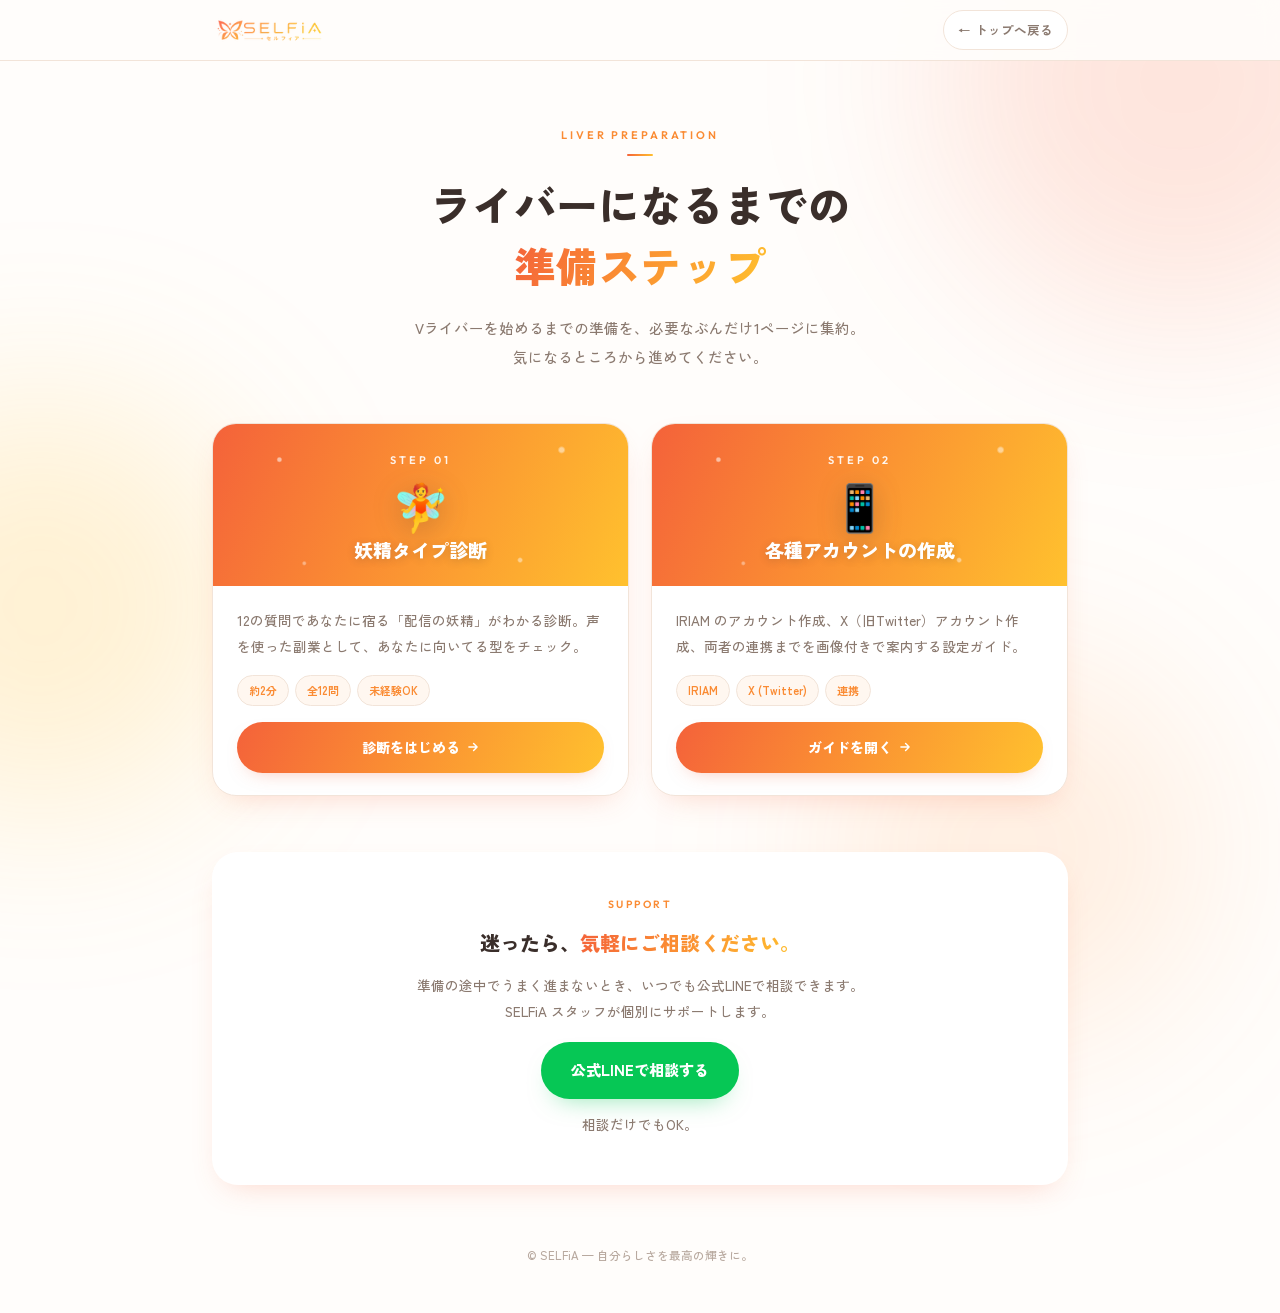
<file: liver-prep/index.html>
<!DOCTYPE html>
<html lang="ja">
<head>
<meta charset="UTF-8">
<meta name="viewport" content="width=device-width, initial-scale=1.0">
<title>ライバー準備 | SELFiA</title>
<meta name="description" content="Vライバーを始めるまでの準備。アカウント作成から診断まで、必要なステップを1ページに集約しました。SELFiA｜Vライバー配信事務所">
<meta property="og:type" content="website">
<meta property="og:title" content="ライバー準備 | SELFiA">
<meta property="og:description" content="Vライバーを始めるまでの準備を1ページに。">
<link rel="preconnect" href="https://fonts.googleapis.com">
<link rel="preconnect" href="https://fonts.gstatic.com" crossorigin>
<link href="https://fonts.googleapis.com/css2?family=Zen+Kaku+Gothic+New:wght@400;500;700;900&family=Outfit:wght@300;400;600;700&display=swap" rel="stylesheet">
<style>
:root{
  --coral:#F4623A; --orange:#FA8B33; --amber:#FFA42B; --gold:#FFC12E;
  --grad:linear-gradient(115deg,#F4623A 0%,#FA8B33 42%,#FFC12E 100%);
  --grad-soft:linear-gradient(115deg,#FFF1EA 0%,#FFF6E8 100%);
  --ink:#3A2E2A; --ink-soft:#8B7A70; --ink-faint:#B8A99F;
  --paper:#FFFDFB; --paper-2:#FFF7F0; --line:#F2E4D9;
  --f-jp:'Zen Kaku Gothic New',system-ui,sans-serif;
  --f-en:'Outfit',system-ui,sans-serif;
  --sh:0 12px 32px -14px rgba(244,98,58,.28);
  --sh-lg:0 24px 60px -22px rgba(244,98,58,.36);
}
*{margin:0;padding:0;box-sizing:border-box}
html{scroll-behavior:smooth}
body{font-family:var(--f-jp);background:var(--paper);color:var(--ink);line-height:1.9;font-weight:500;-webkit-font-smoothing:antialiased;overflow-x:hidden}
img{display:block;max-width:100%;height:auto}

.aura{position:fixed;border-radius:50%;filter:blur(90px);pointer-events:none;z-index:0}
.aura.a{width:480px;height:480px;background:rgba(244,98,58,.15);top:-160px;right:-140px}
.aura.b{width:420px;height:420px;background:rgba(255,193,46,.19);top:44%;left:-170px}
.aura.c{width:380px;height:380px;background:rgba(250,139,51,.13);bottom:-140px;right:6%}
#sparkles{position:fixed;inset:0;pointer-events:none;z-index:1}
.sp{position:absolute;animation:rise linear infinite;opacity:0;font-size:12px;color:var(--amber)}
@keyframes rise{0%{transform:translateY(0) rotate(0) scale(.5);opacity:0}12%{opacity:1}88%{opacity:.6}100%{transform:translateY(-108vh) rotate(180deg) scale(1);opacity:0}}

/* Site header */
.site-hdr{position:sticky;top:0;z-index:50;background:rgba(255,253,251,.92);backdrop-filter:blur(10px);-webkit-backdrop-filter:blur(10px);border-bottom:1px solid var(--line)}
.sh-in{max-width:900px;margin:0 auto;padding:10px 22px;display:flex;justify-content:space-between;align-items:center;gap:12px}
.sh-brand{display:flex;align-items:center;text-decoration:none;flex:none}
.sh-brand img{display:block;height:32px;width:auto}
.sh-home{flex:none;font-family:var(--f-jp);font-size:12.5px;font-weight:700;color:var(--ink-soft);text-decoration:none;padding:7px 14px;border-radius:100px;border:1px solid var(--line);background:#fff;transition:color .2s,border-color .2s,background .2s;white-space:nowrap}
.sh-home:hover{color:var(--coral);border-color:var(--amber);background:var(--paper-2)}
@media(max-width:400px){
  .sh-brand img{height:28px}
  .sh-home{font-size:11.5px;padding:6px 11px}
}

.wrap{position:relative;z-index:2;max-width:900px;margin:0 auto;padding:0 22px}

.hero{padding:56px 0 44px;text-align:center}
.eyebrow{display:inline-block;font-family:var(--f-en);font-size:11px;font-weight:600;letter-spacing:.26em;color:var(--orange);padding-bottom:10px;margin-bottom:18px;position:relative}
.eyebrow::after{content:"";position:absolute;left:50%;bottom:0;transform:translateX(-50%);width:26px;height:2px;background:var(--grad);border-radius:2px}
.hero h1{font-weight:900;font-size:clamp(28px,6vw,42px);line-height:1.45;margin-bottom:18px}
.grad-text{background:var(--grad);-webkit-background-clip:text;background-clip:text;-webkit-text-fill-color:transparent;color:transparent}
.hero .lead{font-size:14.5px;color:var(--ink-soft);max-width:520px;margin:0 auto;line-height:2}

/* Prep menu */
.menu{display:grid;grid-template-columns:1fr;gap:18px;padding:8px 0 40px}
@media(min-width:720px){
  .menu{grid-template-columns:repeat(2,1fr);gap:22px}
}

.card{background:#fff;border:1px solid var(--line);border-radius:24px;overflow:hidden;box-shadow:var(--sh);transition:transform .2s,box-shadow .2s;text-decoration:none;color:inherit;display:flex;flex-direction:column}
.card:hover{transform:translateY(-4px);box-shadow:var(--sh-lg)}
.card-top{position:relative;padding:26px 24px 22px;text-align:center;overflow:hidden;background:var(--grad)}
.card-top::before{content:"";position:absolute;inset:0;pointer-events:none;background:
  radial-gradient(circle at 16% 22%,rgba(255,255,255,.55) 0 1.5px,transparent 3px),
  radial-gradient(circle at 84% 16%,rgba(255,255,255,.5) 0 2px,transparent 4px),
  radial-gradient(circle at 74% 84%,rgba(255,255,255,.45) 0 1.5px,transparent 3px),
  radial-gradient(circle at 22% 86%,rgba(255,255,255,.4) 0 1px,transparent 2.5px)}
.card-num{position:relative;font-family:var(--f-en);font-size:11px;font-weight:600;letter-spacing:.26em;color:rgba(255,255,255,.9);margin-bottom:10px}
.card-emoji{position:relative;font-size:46px;line-height:1;margin-bottom:10px;display:inline-block;filter:drop-shadow(0 6px 14px rgba(58,46,42,.22))}
.card-title{position:relative;font-weight:900;font-size:19px;color:#fff;line-height:1.4;text-shadow:0 2px 8px rgba(58,46,42,.2)}
.card-body{padding:22px 24px 22px;flex:1;display:flex;flex-direction:column}
.card-desc{font-size:13.5px;line-height:1.9;color:var(--ink-soft);flex:1;margin-bottom:16px}
.card-tags{display:flex;flex-wrap:wrap;gap:6px;margin-bottom:16px}
.card-tag{font-size:11px;font-weight:700;color:var(--orange);background:var(--paper-2);border:1px solid var(--line);border-radius:100px;padding:4px 11px}
.card-cta{display:inline-flex;align-items:center;justify-content:center;gap:6px;font-family:var(--f-jp);font-weight:900;font-size:14px;color:#fff;background:var(--grad);border-radius:100px;padding:12px 22px;text-align:center;transition:transform .18s;box-shadow:0 8px 20px -12px rgba(244,98,58,.5)}
.card:hover .card-cta{transform:translateX(2px)}
.card-cta svg{width:14px;height:14px}
.card.soon{opacity:.65;pointer-events:none}
.card.soon .card-top{background:linear-gradient(115deg,#B8A99F,#8B7A70)}
.card.soon .card-cta{background:#B8A99F;box-shadow:none}
.soon-badge{display:inline-block;font-family:var(--f-en);font-size:10px;font-weight:600;letter-spacing:.2em;color:var(--ink-faint);background:var(--paper-2);border:1px solid var(--line);border-radius:100px;padding:3px 10px;margin-top:8px}

/* CTA */
.cta{background:#fff;border-radius:26px;padding:34px 26px 30px;text-align:center;box-shadow:var(--sh);margin:16px 0 24px}
.cta .tag{display:inline-block;font-family:var(--f-en);font-size:10.5px;font-weight:600;letter-spacing:.24em;color:var(--orange);margin-bottom:12px}
.cta h2{font-weight:900;font-size:20px;line-height:1.55;margin-bottom:14px}
.cta h2 em{font-style:normal;background:var(--grad);-webkit-background-clip:text;background-clip:text;-webkit-text-fill-color:transparent}
.cta p{font-size:13.5px;line-height:1.95;color:var(--ink-soft);margin-bottom:18px}
.btn{display:inline-block;background:var(--grad);color:#fff;border:none;border-radius:100px;padding:14px 30px;font-family:var(--f-jp);font-weight:900;font-size:15px;cursor:pointer;text-decoration:none;box-shadow:var(--sh);transition:transform .18s}
.btn.line{background:#06C755;box-shadow:0 12px 26px -14px rgba(6,199,85,.5)}
.btn:hover{transform:translateY(-2px)}
.note{font-size:11.5px;color:var(--ink-faint);margin-top:12px}

footer{text-align:center;padding:36px 22px 46px;font-size:11.5px;color:var(--ink-faint)}

@media(prefers-reduced-motion:reduce){*,*::before,*::after{animation:none!important;transition:none!important}html{scroll-behavior:auto}#sparkles{display:none}}
</style>
</head>
<body>
<div class="aura a"></div><div class="aura b"></div><div class="aura c"></div>
<div id="sparkles" aria-hidden="true"></div>

<header class="site-hdr">
  <div class="sh-in">
    <a href="../" class="sh-brand" aria-label="SELFiA トップへ">
      <img src="[data-uri]" alt="SELFiA">
    </a>
    <a href="../" class="sh-home">← トップへ戻る</a>
  </div>
</header>

<main class="wrap">
  <section class="hero">
    <div class="eyebrow">LIVER PREPARATION</div>
    <h1>ライバーになるまでの<br><span class="grad-text">準備ステップ</span></h1>
    <p class="lead">Vライバーを始めるまでの準備を、必要なぶんだけ1ページに集約。<br>気になるところから進めてください。</p>
  </section>

  <section class="menu">
    <a class="card" href="../assess/">
      <div class="card-top">
        <div class="card-num">STEP 01</div>
        <div class="card-emoji">🧚</div>
        <div class="card-title">妖精タイプ診断</div>
      </div>
      <div class="card-body">
        <p class="card-desc">12の質問であなたに宿る「配信の妖精」がわかる診断。声を使った副業として、あなたに向いてる型をチェック。</p>
        <div class="card-tags">
          <span class="card-tag">約2分</span>
          <span class="card-tag">全12問</span>
          <span class="card-tag">未経験OK</span>
        </div>
        <span class="card-cta">診断をはじめる <svg viewBox="0 0 24 24" fill="none"><path d="M5 12h14M13 6l6 6-6 6" stroke="currentColor" stroke-width="2.5" stroke-linecap="round" stroke-linejoin="round"/></svg></span>
      </div>
    </a>

    <a class="card" href="../setup/">
      <div class="card-top">
        <div class="card-num">STEP 02</div>
        <div class="card-emoji">📱</div>
        <div class="card-title">各種アカウントの作成</div>
      </div>
      <div class="card-body">
        <p class="card-desc">IRIAM のアカウント作成、X（旧Twitter）アカウント作成、両者の連携までを画像付きで案内する設定ガイド。</p>
        <div class="card-tags">
          <span class="card-tag">IRIAM</span>
          <span class="card-tag">X (Twitter)</span>
          <span class="card-tag">連携</span>
        </div>
        <span class="card-cta">ガイドを開く <svg viewBox="0 0 24 24" fill="none"><path d="M5 12h14M13 6l6 6-6 6" stroke="currentColor" stroke-width="2.5" stroke-linecap="round" stroke-linejoin="round"/></svg></span>
      </div>
    </a>
  </section>

  <div class="cta">
    <div class="tag">SUPPORT</div>
    <h2>迷ったら、<em>気軽にご相談ください。</em></h2>
    <p>準備の途中でうまく進まないとき、いつでも公式LINEで相談できます。<br>SELFiA スタッフが個別にサポートします。</p>
    <a class="btn line" href="https://lin.ee/PqAMqo4" target="_blank" rel="noopener">公式LINEで相談する</a>
    <p class="note">相談だけでもOK。</p>
  </div>

  <footer>© SELFiA — 自分らしさを最高の輝きに。</footer>
</main>

<script>
(function(){
  const box = document.getElementById('sparkles');
  const glyphs = ["✦","✧","·","✩","*"];
  const cols = ["#F4623A","#FA8B33","#FFA42B","#FFC12E"];
  for(let i = 0; i < 18; i++){
    const s = document.createElement('span');
    s.className = 'sp';
    s.textContent = glyphs[i % glyphs.length];
    s.style.fontSize = (8 + Math.random() * 12) + 'px';
    s.style.color = cols[i % 4];
    s.style.left = Math.random() * 100 + '%';
    s.style.top = (100 + Math.random() * 20) + '%';
    s.style.animationDuration = (14 + Math.random() * 10) + 's';
    s.style.animationDelay = -(Math.random() * 20) + 's';
    box.appendChild(s);
  }
})();
</script>
</body>
</html>
</file>
